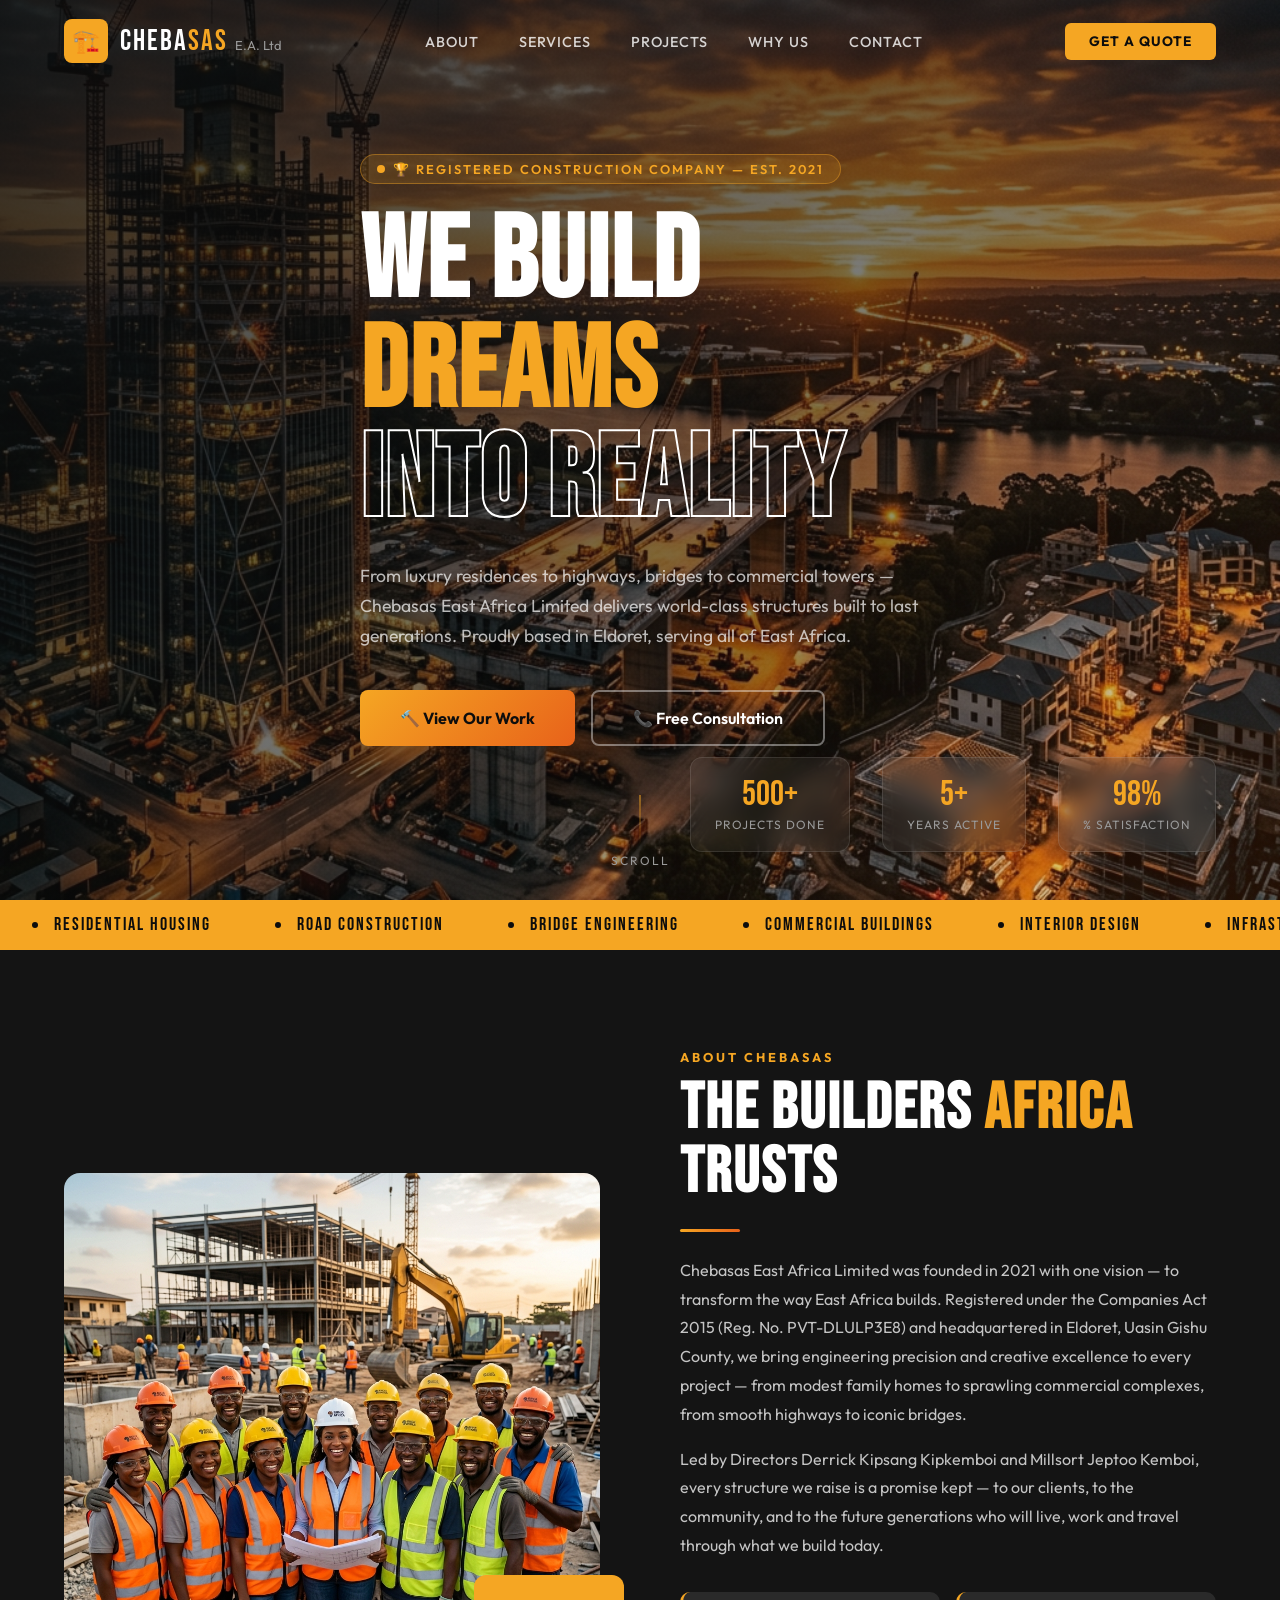
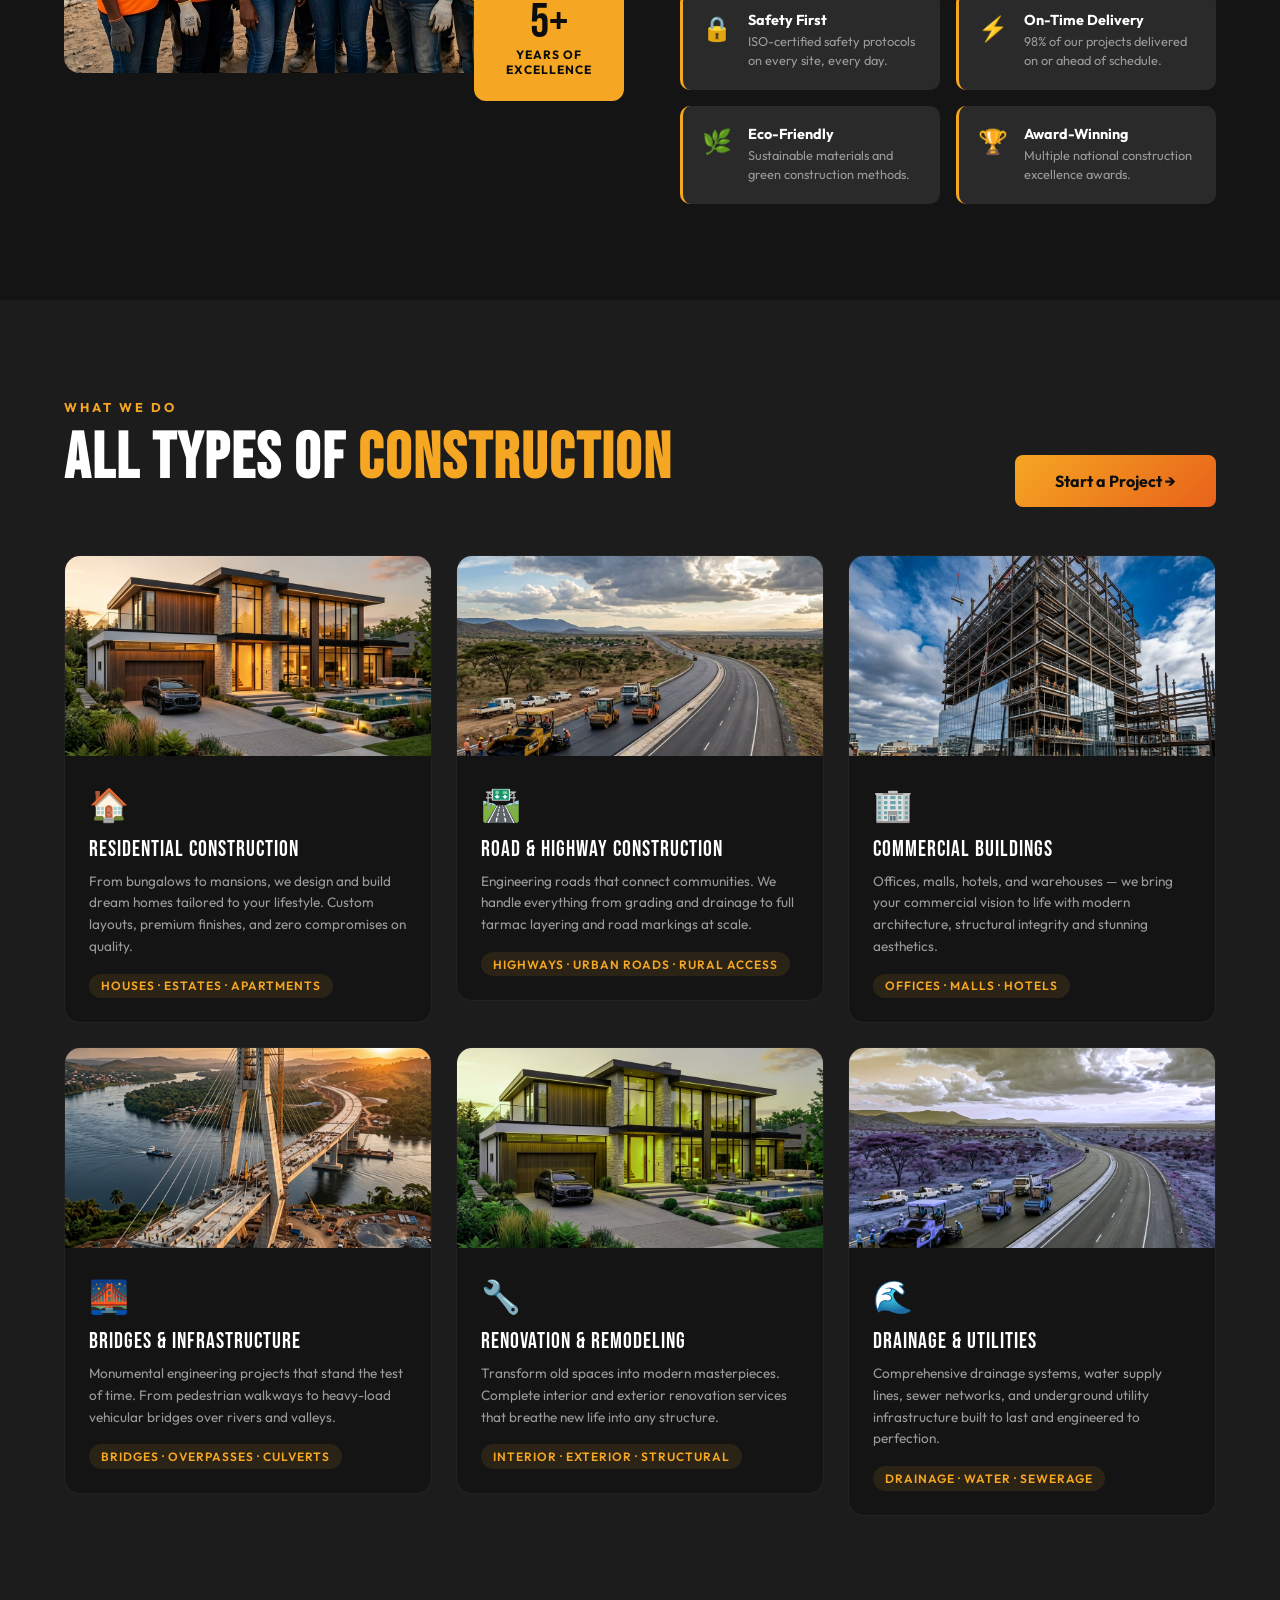
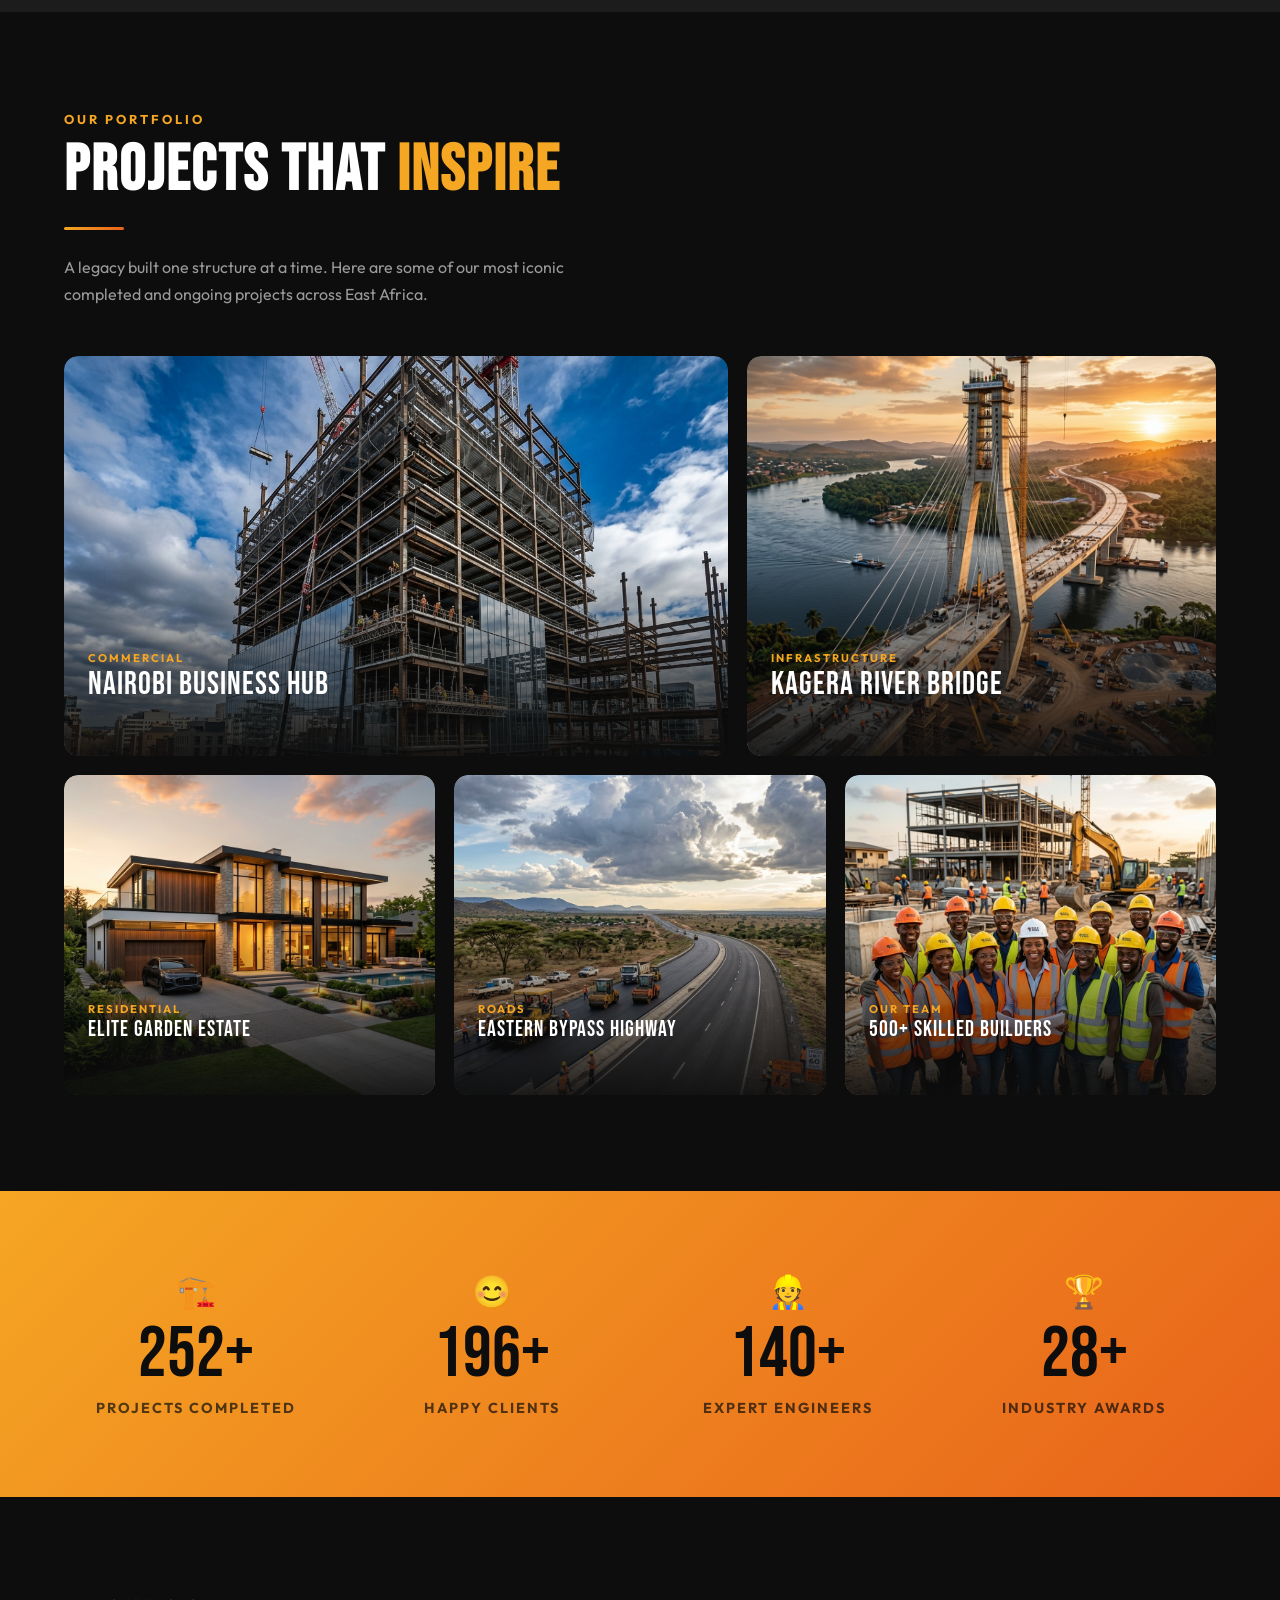
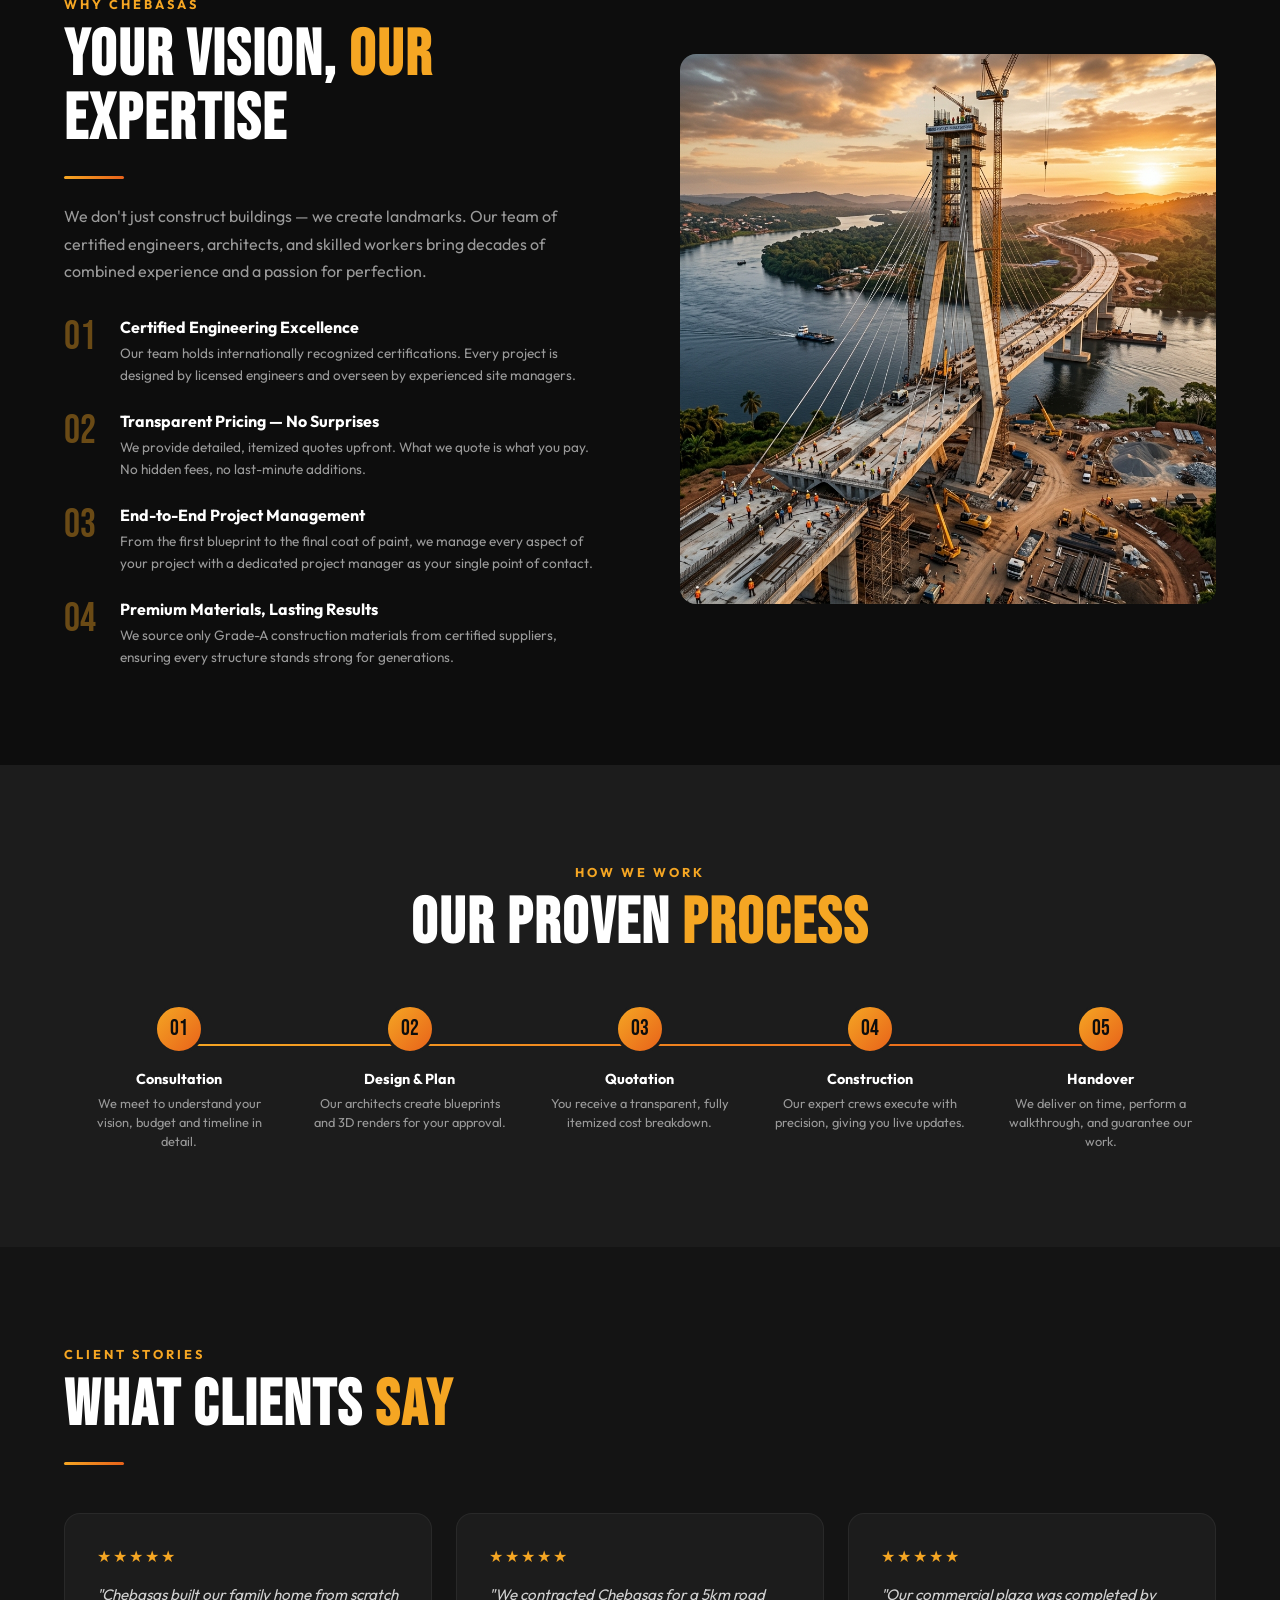
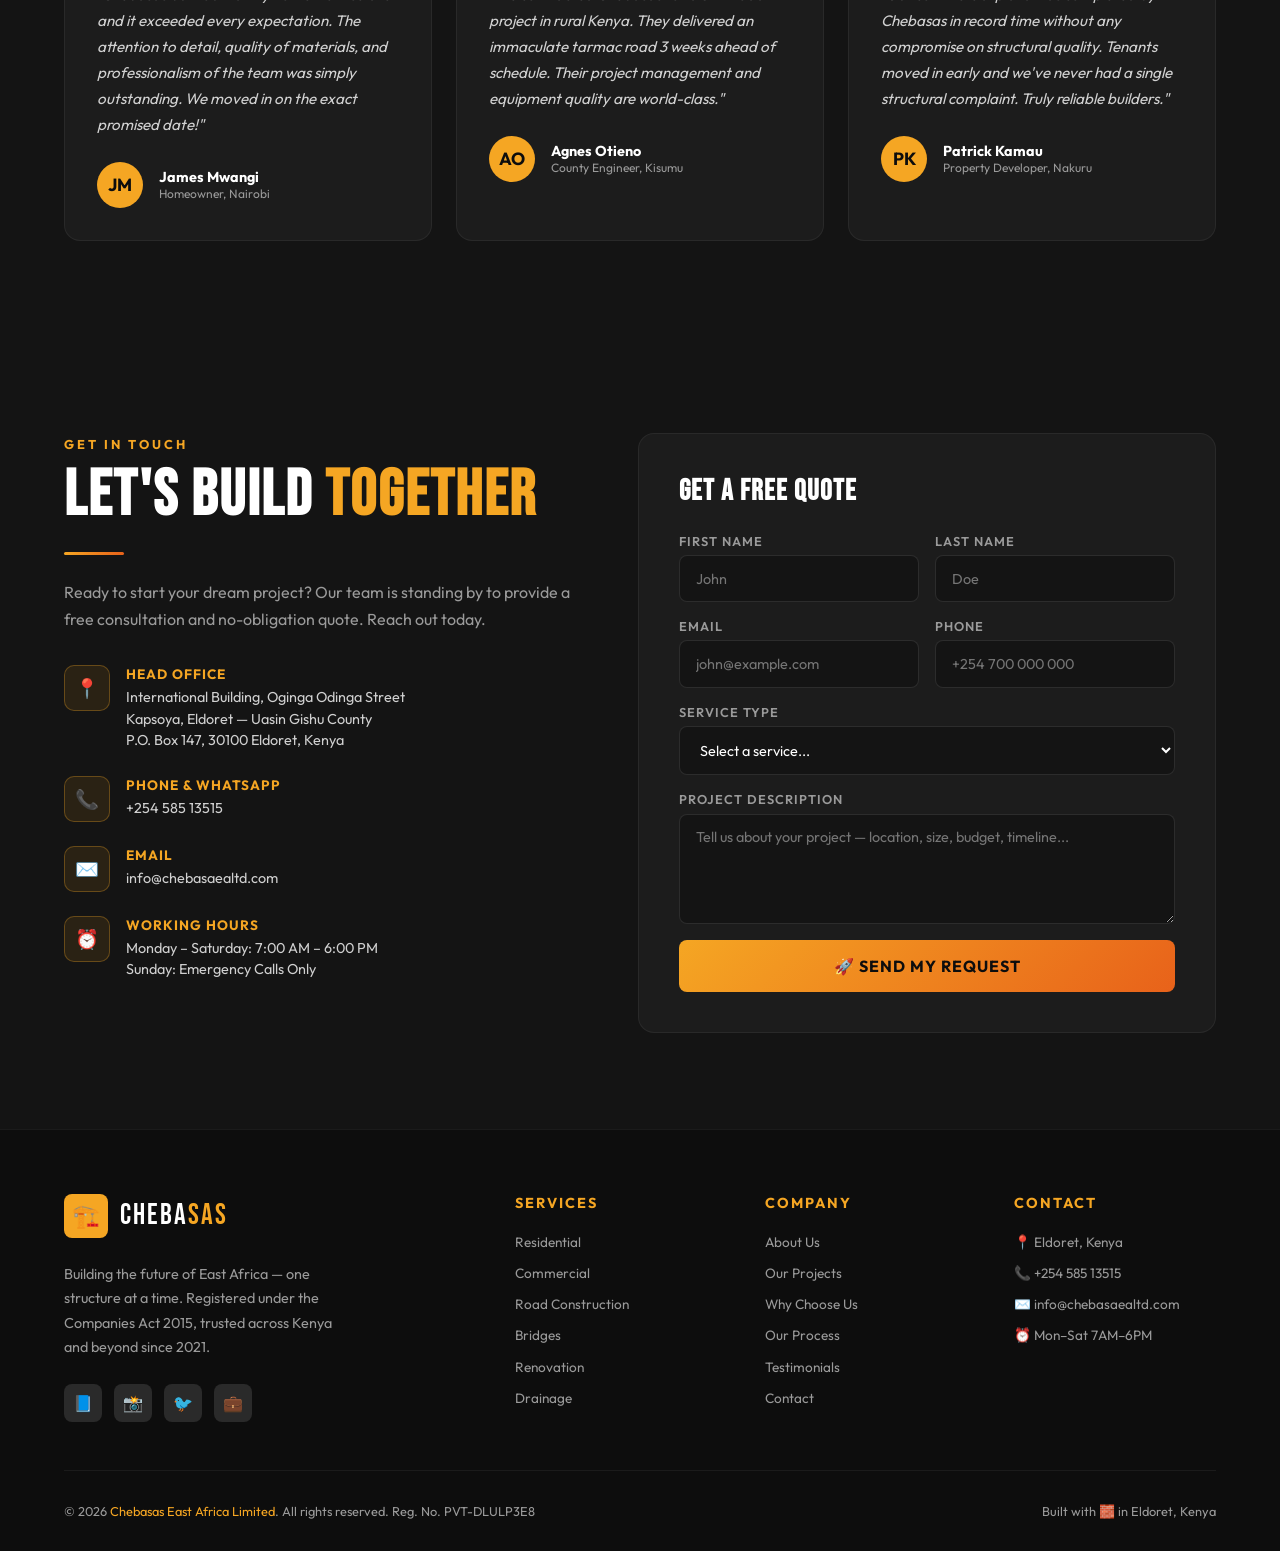
<file: index.html>
<!DOCTYPE html>
<html lang="en">
<head>
  <meta charset="UTF-8" />
  <meta name="viewport" content="width=device-width, initial-scale=1.0" />
  <title>Chebasas East Africa Limited | Building Tomorrow, Today</title>
  <meta name="description" content="Chebasas East Africa Limited — Kenya's trusted construction experts in residential, commercial, road, bridge and infrastructure projects. Based in Eldoret, serving all of East Africa." />
  <link rel="stylesheet" href="style.css" />
</head>
<body>

<!-- NAV -->
<nav id="navbar">
  <a href="#hero" class="nav-logo">
    <div class="nav-logo-icon">🏗️</div>
    <div class="nav-logo-text">CHEBA<span>SAS</span> <small style="font-size:0.45em;letter-spacing:0;color:var(--text-muted);font-family:'Outfit',sans-serif;font-weight:400">E.A. Ltd</small></div>
  </a>
  <ul class="nav-links">
    <li><a href="#about">About</a></li>
    <li><a href="#services">Services</a></li>
    <li><a href="#projects">Projects</a></li>
    <li><a href="#why">Why Us</a></li>
    <li><a href="#contact">Contact</a></li>
  </ul>
  <a href="#contact" class="nav-cta">Get a Quote</a>
  <div class="hamburger" id="hamburger" onclick="toggleMenu()">
    <span></span><span></span><span></span>
  </div>
</nav>

<!-- HERO -->
<section id="hero">
  <div class="hero-bg"></div>
  <div class="hero-content">
    <div class="hero-badge">🏆 Registered Construction Company — Est. 2021</div>
    <h1 class="hero-title">
      <span>WE BUILD</span>
      <span class="accent">DREAMS</span>
      <span class="stroke">INTO REALITY</span>
    </h1>
    <p class="hero-sub">From luxury residences to highways, bridges to commercial towers — Chebasas East Africa Limited delivers world-class structures built to last generations. Proudly based in Eldoret, serving all of East Africa.</p>
    <div class="hero-actions">
      <a href="#projects" class="btn-primary">🔨 View Our Work</a>
      <a href="#contact" class="btn-outline">📞 Free Consultation</a>
    </div>
  </div>
  <div class="hero-stats">
    <div class="hero-stat">
      <div class="hero-stat-num" data-target="500">0</div>
      <div class="hero-stat-label">Projects Done</div>
    </div>
    <div class="hero-stat">
      <div class="hero-stat-num" data-target="5">0</div>
      <div class="hero-stat-label">Years Active</div>
    </div>
    <div class="hero-stat">
      <div class="hero-stat-num" data-target="98">0</div>
      <div class="hero-stat-label">% Satisfaction</div>
    </div>
  </div>
  <div class="scroll-indicator">
    <div class="scroll-line"></div>
    <span>Scroll</span>
  </div>
</section>

<!-- TICKER -->
<div id="ticker">
  <div class="ticker-wrap" id="ticker-wrap">
    <span class="ticker-item"><span class="ticker-dot"></span> RESIDENTIAL HOUSING</span>
    <span class="ticker-item"><span class="ticker-dot"></span> ROAD CONSTRUCTION</span>
    <span class="ticker-item"><span class="ticker-dot"></span> BRIDGE ENGINEERING</span>
    <span class="ticker-item"><span class="ticker-dot"></span> COMMERCIAL BUILDINGS</span>
    <span class="ticker-item"><span class="ticker-dot"></span> INTERIOR DESIGN</span>
    <span class="ticker-item"><span class="ticker-dot"></span> INFRASTRUCTURE</span>
    <span class="ticker-item"><span class="ticker-dot"></span> RENOVATIONS</span>
    <span class="ticker-item"><span class="ticker-dot"></span> DRAINAGE SYSTEMS</span>
    <span class="ticker-item"><span class="ticker-dot"></span> RESIDENTIAL HOUSING</span>
    <span class="ticker-item"><span class="ticker-dot"></span> ROAD CONSTRUCTION</span>
    <span class="ticker-item"><span class="ticker-dot"></span> BRIDGE ENGINEERING</span>
    <span class="ticker-item"><span class="ticker-dot"></span> COMMERCIAL BUILDINGS</span>
    <span class="ticker-item"><span class="ticker-dot"></span> INTERIOR DESIGN</span>
    <span class="ticker-item"><span class="ticker-dot"></span> INFRASTRUCTURE</span>
    <span class="ticker-item"><span class="ticker-dot"></span> RENOVATIONS</span>
    <span class="ticker-item"><span class="ticker-dot"></span> DRAINAGE SYSTEMS</span>
  </div>
</div>

<!-- ABOUT -->
<section id="about">
  <div class="container">
    <div class="about-grid">
      <div class="about-img-wrap fade-left">
        <img src="images/team_photo.png" alt="Chebasas Construction Team" class="about-img-main" />
        <div class="about-img-badge">
          <div class="num">5+</div>
          <div class="lbl">Years of<br>Excellence</div>
        </div>
      </div>
      <div class="fade-right">
        <span class="section-tag">About Chebasas</span>
        <h2 class="section-title">THE BUILDERS <span>AFRICA</span> TRUSTS</h2>
        <div class="divider"></div>
        <p style="color: rgba(255,255,255,0.75); line-height:1.8; margin-bottom:1rem;">Chebasas East Africa Limited was founded in 2021 with one vision — to transform the way East Africa builds. Registered under the Companies Act 2015 (Reg. No. PVT-DLULP3E8) and headquartered in Eldoret, Uasin Gishu County, we bring engineering precision and creative excellence to every project — from modest family homes to sprawling commercial complexes, from smooth highways to iconic bridges.</p>
        <p style="color: rgba(255,255,255,0.75); line-height:1.8; margin-bottom:2rem;">Led by Directors Derrick Kipsang Kipkemboi and Millsort Jeptoo Kemboi, every structure we raise is a promise kept — to our clients, to the community, and to the future generations who will live, work and travel through what we build today.</p>
        <div class="about-features">
          <div class="about-feat">
            <div class="about-feat-icon">🔒</div>
            <div><h4>Safety First</h4><p>ISO-certified safety protocols on every site, every day.</p></div>
          </div>
          <div class="about-feat">
            <div class="about-feat-icon">⚡</div>
            <div><h4>On-Time Delivery</h4><p>98% of our projects delivered on or ahead of schedule.</p></div>
          </div>
          <div class="about-feat">
            <div class="about-feat-icon">🌿</div>
            <div><h4>Eco-Friendly</h4><p>Sustainable materials and green construction methods.</p></div>
          </div>
          <div class="about-feat">
            <div class="about-feat-icon">🏆</div>
            <div><h4>Award-Winning</h4><p>Multiple national construction excellence awards.</p></div>
          </div>
        </div>
      </div>
    </div>
  </div>
</section>

<!-- SERVICES -->
<section id="services">
  <div class="container">
    <div class="services-header">
      <div>
        <span class="section-tag">What We Do</span>
        <h2 class="section-title">ALL TYPES OF <span>CONSTRUCTION</span></h2>
      </div>
      <a href="#contact" class="btn-primary">Start a Project →</a>
    </div>
    <div class="services-grid">
      <a href="service.html?id=residential" class="service-link fade-up" aria-label="View Residential Construction">
        <div class="service-card">
          <div class="service-card-overlay"></div>
          <img src="images/project_residential.png" alt="Residential Construction" class="service-card-img" />
          <div class="service-card-body">
            <div class="service-card-icon">🏠</div>
            <div class="service-card-title">Residential Construction</div>
            <p class="service-card-desc">From bungalows to mansions, we design and build dream homes tailored to your lifestyle. Custom layouts, premium finishes, and zero compromises on quality.</p>
            <span class="service-card-tag">Houses · Estates · Apartments</span>
          </div>
        </div>
      </a>
      <a href="service.html?id=roads" class="service-link fade-up" style="transition-delay:0.1s" aria-label="View Road Construction">
        <div class="service-card">
          <div class="service-card-overlay"></div>
          <img src="images/project_roads.png" alt="Road Construction" class="service-card-img" />
          <div class="service-card-body">
            <div class="service-card-icon">🛣️</div>
            <div class="service-card-title">Road & Highway Construction</div>
            <p class="service-card-desc">Engineering roads that connect communities. We handle everything from grading and drainage to full tarmac layering and road markings at scale.</p>
            <span class="service-card-tag">Highways · Urban Roads · Rural Access</span>
          </div>
        </div>
      </a>
      <a href="service.html?id=commercial" class="service-link fade-up" style="transition-delay:0.2s" aria-label="View Commercial Buildings">
        <div class="service-card">
          <div class="service-card-overlay"></div>
          <img src="images/project_commercial.png" alt="Commercial Construction" class="service-card-img" />
          <div class="service-card-body">
            <div class="service-card-icon">🏢</div>
            <div class="service-card-title">Commercial Buildings</div>
            <p class="service-card-desc">Offices, malls, hotels, and warehouses — we bring your commercial vision to life with modern architecture, structural integrity and stunning aesthetics.</p>
            <span class="service-card-tag">Offices · Malls · Hotels</span>
          </div>
        </div>
      </a>
      <a href="service.html?id=bridges" class="service-link fade-up" style="transition-delay:0.3s" aria-label="View Bridges & Infrastructure">
        <div class="service-card">
          <div class="service-card-overlay"></div>
          <img src="images/project_bridge.png" alt="Bridge Construction" class="service-card-img" />
          <div class="service-card-body">
            <div class="service-card-icon">🌉</div>
            <div class="service-card-title">Bridges & Infrastructure</div>
            <p class="service-card-desc">Monumental engineering projects that stand the test of time. From pedestrian walkways to heavy-load vehicular bridges over rivers and valleys.</p>
            <span class="service-card-tag">Bridges · Overpasses · Culverts</span>
          </div>
        </div>
      </a>
      <a href="service.html?id=renovation" class="service-link fade-up" style="transition-delay:0.4s" aria-label="View Renovation & Remodeling">
        <div class="service-card">
          <div class="service-card-overlay"></div>
          <img src="images/project_residential.png" alt="Renovation" class="service-card-img" style="filter:hue-rotate(30deg)" />
          <div class="service-card-body">
            <div class="service-card-icon">🔧</div>
            <div class="service-card-title">Renovation & Remodeling</div>
            <p class="service-card-desc">Transform old spaces into modern masterpieces. Complete interior and exterior renovation services that breathe new life into any structure.</p>
            <span class="service-card-tag">Interior · Exterior · Structural</span>
          </div>
        </div>
      </a>
      <a href="service.html?id=drainage" class="service-link fade-up" style="transition-delay:0.5s" aria-label="View Drainage & Utilities">
        <div class="service-card">
          <div class="service-card-overlay"></div>
          <img src="images/project_roads.png" alt="Drainage and Utilities" class="service-card-img" style="filter:hue-rotate(200deg)" />
          <div class="service-card-body">
            <div class="service-card-icon">🌊</div>
            <div class="service-card-title">Drainage & Utilities</div>
            <p class="service-card-desc">Comprehensive drainage systems, water supply lines, sewer networks, and underground utility infrastructure built to last and engineered to perfection.</p>
            <span class="service-card-tag">Drainage · Water · Sewerage</span>
          </div>
        </div>
      </a>
    </div>
  </div>
</section>

<!-- PROJECTS -->
<section id="projects">
  <div class="container">
    <span class="section-tag">Our Portfolio</span>
    <h2 class="section-title">PROJECTS THAT <span>INSPIRE</span></h2>
    <div class="divider"></div>
    <p class="section-sub">A legacy built one structure at a time. Here are some of our most iconic completed and ongoing projects across East Africa.</p>
    <div class="projects-grid">
      <a href="project.html?id=nairobi-hub" class="proj-link proj-1 fade-up" aria-label="View Nairobi Business Hub">
        <div class="proj">
          <img src="images/project_commercial.png" alt="Nairobi Commercial Tower" />
          <div class="proj-overlay"></div>
          <div class="proj-info">
            <div class="proj-cat">Commercial</div>
            <div class="proj-name big">Nairobi Business Hub</div>
            <div class="proj-arrow">→</div>
          </div>
        </div>
      </a>
      <a href="project.html?id=kagera-bridge" class="proj-link proj-2 fade-up" style="transition-delay:0.15s" aria-label="View Kagera River Bridge">
        <div class="proj">
          <img src="images/project_bridge.png" alt="River Bridge" />
          <div class="proj-overlay"></div>
          <div class="proj-info">
            <div class="proj-cat">Infrastructure</div>
            <div class="proj-name big">Kagera River Bridge</div>
            <div class="proj-arrow">→</div>
          </div>
        </div>
      </a>
      <a href="project.html?id=elite-estate" class="proj-link proj-3 fade-up" style="transition-delay:0.2s" aria-label="View Elite Garden Estate">
        <div class="proj">
          <img src="images/project_residential.png" alt="Luxury Estate" />
          <div class="proj-overlay"></div>
          <div class="proj-info">
            <div class="proj-cat">Residential</div>
            <div class="proj-name">Elite Garden Estate</div>
            <div class="proj-arrow">→</div>
          </div>
        </div>
      </a>
      <a href="project.html?id=eastern-bypass" class="proj-link proj-4 fade-up" style="transition-delay:0.3s" aria-label="View Eastern Bypass Highway">
        <div class="proj">
          <img src="images/project_roads.png" alt="Highway Project" />
          <div class="proj-overlay"></div>
          <div class="proj-info">
            <div class="proj-cat">Roads</div>
            <div class="proj-name">Eastern Bypass Highway</div>
            <div class="proj-arrow">→</div>
          </div>
        </div>
      </a>
      <a href="project.html?id=skilled-builders" class="proj-link proj-5 fade-up" style="transition-delay:0.4s" aria-label="Meet Our Team">
        <div class="proj">
          <img src="images/team_photo.png" alt="Team in Action" />
          <div class="proj-overlay"></div>
          <div class="proj-info">
            <div class="proj-cat">Our Team</div>
            <div class="proj-name">500+ Skilled Builders</div>
            <div class="proj-arrow">→</div>
          </div>
        </div>
      </a>
    </div>
  </div>
</section>

<!-- STATS -->
<section id="stats">
  <div class="container">
    <div class="stats-grid">
      <div class="fade-up">
        <div class="stat-icon">🏗️</div>
        <div class="stat-num" data-target="500">0</div>
        <div class="stat-label">Projects Completed</div>
      </div>
      <div class="fade-up" style="transition-delay:0.1s">
        <div class="stat-icon">😊</div>
        <div class="stat-num" data-target="400">0</div>
        <div class="stat-label">Happy Clients</div>
      </div>
      <div class="fade-up" style="transition-delay:0.2s">
        <div class="stat-icon">👷</div>
        <div class="stat-num" data-target="250">0</div>
        <div class="stat-label">Expert Engineers</div>
      </div>
      <div class="fade-up" style="transition-delay:0.3s">
        <div class="stat-icon">🏆</div>
        <div class="stat-num" data-target="30">0</div>
        <div class="stat-label">Industry Awards</div>
      </div>
    </div>
  </div>
</section>

<!-- WHY US -->
<section id="why">
  <div class="container">
    <div class="why-grid">
      <div class="fade-left">
        <span class="section-tag">Why Chebasas</span>
        <h2 class="section-title">YOUR VISION, <span>OUR</span> EXPERTISE</h2>
        <div class="divider"></div>
        <p style="color:var(--text-muted);line-height:1.7;margin-bottom:1rem;">We don't just construct buildings — we create landmarks. Our team of certified engineers, architects, and skilled workers bring decades of combined experience and a passion for perfection.</p>
        <div class="why-points">
          <div class="why-point">
            <div class="why-point-num">01</div>
            <div>
              <h4>Certified Engineering Excellence</h4>
              <p>Our team holds internationally recognized certifications. Every project is designed by licensed engineers and overseen by experienced site managers.</p>
            </div>
          </div>
          <div class="why-point">
            <div class="why-point-num">02</div>
            <div>
              <h4>Transparent Pricing — No Surprises</h4>
              <p>We provide detailed, itemized quotes upfront. What we quote is what you pay. No hidden fees, no last-minute additions.</p>
            </div>
          </div>
          <div class="why-point">
            <div class="why-point-num">03</div>
            <div>
              <h4>End-to-End Project Management</h4>
              <p>From the first blueprint to the final coat of paint, we manage every aspect of your project with a dedicated project manager as your single point of contact.</p>
            </div>
          </div>
          <div class="why-point">
            <div class="why-point-num">04</div>
            <div>
              <h4>Premium Materials, Lasting Results</h4>
              <p>We source only Grade-A construction materials from certified suppliers, ensuring every structure stands strong for generations.</p>
            </div>
          </div>
        </div>
      </div>
      <div class="fade-right">
        <img src="images/project_bridge.png" alt="Why Chebasas" class="why-img" />
      </div>
    </div>
  </div>
</section>

<!-- PROCESS -->
<section id="process">
  <div class="container">
    <div style="text-align:center; margin-bottom:1rem;">
      <span class="section-tag">How We Work</span>
      <h2 class="section-title">OUR PROVEN <span>PROCESS</span></h2>
    </div>
    <div class="process-steps">
      <div class="process-step fade-up">
        <div class="step-circle">01</div>
        <div class="step-title">Consultation</div>
        <p class="step-desc">We meet to understand your vision, budget and timeline in detail.</p>
      </div>
      <div class="process-step fade-up" style="transition-delay:0.1s">
        <div class="step-circle">02</div>
        <div class="step-title">Design & Plan</div>
        <p class="step-desc">Our architects create blueprints and 3D renders for your approval.</p>
      </div>
      <div class="process-step fade-up" style="transition-delay:0.2s">
        <div class="step-circle">03</div>
        <div class="step-title">Quotation</div>
        <p class="step-desc">You receive a transparent, fully itemized cost breakdown.</p>
      </div>
      <div class="process-step fade-up" style="transition-delay:0.3s">
        <div class="step-circle">04</div>
        <div class="step-title">Construction</div>
        <p class="step-desc">Our expert crews execute with precision, giving you live updates.</p>
      </div>
      <div class="process-step fade-up" style="transition-delay:0.4s">
        <div class="step-circle">05</div>
        <div class="step-title">Handover</div>
        <p class="step-desc">We deliver on time, perform a walkthrough, and guarantee our work.</p>
      </div>
    </div>
  </div>
</section>

<!-- TESTIMONIALS -->
<section id="testimonials">
  <div class="container">
    <span class="section-tag">Client Stories</span>
    <h2 class="section-title">WHAT CLIENTS <span>SAY</span></h2>
    <div class="divider"></div>
    <div class="testimonials-grid">
      <div class="testi-card fade-up">
        <div class="stars">★★★★★</div>
        <p class="testi-text">"Chebasas built our family home from scratch and it exceeded every expectation. The attention to detail, quality of materials, and professionalism of the team was simply outstanding. We moved in on the exact promised date!"</p>
        <div class="testi-author">
          <div class="testi-avatar">JM</div>
          <div>
            <div class="testi-name">James Mwangi</div>
            <div class="testi-role">Homeowner, Nairobi</div>
          </div>
        </div>
      </div>
      <div class="testi-card fade-up" style="transition-delay:0.1s">
        <div class="stars">★★★★★</div>
        <p class="testi-text">"We contracted Chebasas for a 5km road project in rural Kenya. They delivered an immaculate tarmac road 3 weeks ahead of schedule. Their project management and equipment quality are world-class."</p>
        <div class="testi-author">
          <div class="testi-avatar">AO</div>
          <div>
            <div class="testi-name">Agnes Otieno</div>
            <div class="testi-role">County Engineer, Kisumu</div>
          </div>
        </div>
      </div>
      <div class="testi-card fade-up" style="transition-delay:0.2s">
        <div class="stars">★★★★★</div>
        <p class="testi-text">"Our commercial plaza was completed by Chebasas in record time without any compromise on structural quality. Tenants moved in early and we've never had a single structural complaint. Truly reliable builders."</p>
        <div class="testi-author">
          <div class="testi-avatar">PK</div>
          <div>
            <div class="testi-name">Patrick Kamau</div>
            <div class="testi-role">Property Developer, Nakuru</div>
          </div>
        </div>
      </div>
    </div>
  </div>
</section>

<!-- CONTACT -->
<section id="contact">
  <div class="container">
    <div class="contact-grid">
      <div class="fade-left">
        <span class="section-tag">Get In Touch</span>
        <h2 class="section-title">LET'S BUILD <span>TOGETHER</span></h2>
        <div class="divider"></div>
        <p style="color:var(--text-muted);line-height:1.7;margin-bottom:2rem;">Ready to start your dream project? Our team is standing by to provide a free consultation and no-obligation quote. Reach out today.</p>
        <div class="contact-info">
          <div class="contact-item">
            <div class="contact-icon">📍</div>
            <div>
              <h4>Head Office</h4>
              <p>International Building, Oginga Odinga Street<br>Kapsoya, Eldoret — Uasin Gishu County<br>P.O. Box 147, 30100 Eldoret, Kenya</p>
            </div>
          </div>
          <div class="contact-item">
            <div class="contact-icon">📞</div>
            <div>
              <h4>Phone & WhatsApp</h4>
              <p>+254 585 13515</p>
            </div>
          </div>
          <div class="contact-item">
            <div class="contact-icon">✉️</div>
            <div>
              <h4>Email</h4>
              <p>info@chebasaealtd.com</p>
            </div>
          </div>
          <div class="contact-item">
            <div class="contact-icon">⏰</div>
            <div>
              <h4>Working Hours</h4>
              <p>Monday – Saturday: 7:00 AM – 6:00 PM<br>Sunday: Emergency Calls Only</p>
            </div>
          </div>
        </div>
      </div>
      <div class="fade-right">
        <div class="contact-form">
          <h3>GET A FREE QUOTE</h3>
          <div class="form-row">
            <div class="form-group">
              <label for="fname">First Name</label>
              <input type="text" id="fname" placeholder="John" />
            </div>
            <div class="form-group">
              <label for="lname">Last Name</label>
              <input type="text" id="lname" placeholder="Doe" />
            </div>
          </div>
          <div class="form-row">
            <div class="form-group">
              <label for="email">Email</label>
              <input type="email" id="email" placeholder="john@example.com" />
            </div>
            <div class="form-group">
              <label for="phone">Phone</label>
              <input type="tel" id="phone" placeholder="+254 700 000 000" />
            </div>
          </div>
          <div class="form-group">
            <label for="service">Service Type</label>
            <select id="service">
              <option value="">Select a service...</option>
              <option>Residential Construction</option>
              <option>Commercial Building</option>
              <option>Road Construction</option>
              <option>Bridge / Infrastructure</option>
              <option>Renovation & Remodeling</option>
              <option>Drainage & Utilities</option>
              <option>Other</option>
            </select>
          </div>
          <div class="form-group">
            <label for="message">Project Description</label>
            <textarea id="message" placeholder="Tell us about your project — location, size, budget, timeline..."></textarea>
          </div>
          <button type="button" class="btn-submit" onclick="submitForm()">🚀 Send My Request</button>
        </div>
      </div>
    </div>
  </div>
</section>

<!-- FOOTER -->
<footer>
  <div class="container">
    <div class="footer-grid">
      <div class="footer-brand">
        <a href="#hero" class="nav-logo" style="margin-bottom:0.5rem;display:inline-flex">
          <div class="nav-logo-icon">🏗️</div>
          <div class="nav-logo-text">CHEBA<span>SAS</span></div>
        </a>
        <p>Building the future of East Africa — one structure at a time. Registered under the Companies Act 2015, trusted across Kenya and beyond since 2021.</p>
        <div class="footer-socials">
          <a href="#" class="social-btn">📘</a>
          <a href="#" class="social-btn">📸</a>
          <a href="#" class="social-btn">🐦</a>
          <a href="#" class="social-btn">💼</a>
        </div>
      </div>
      <div class="footer-col">
        <h4>Services</h4>
        <ul>
          <li><a href="#services">Residential</a></li>
          <li><a href="#services">Commercial</a></li>
          <li><a href="#services">Road Construction</a></li>
          <li><a href="#services">Bridges</a></li>
          <li><a href="#services">Renovation</a></li>
          <li><a href="#services">Drainage</a></li>
        </ul>
      </div>
      <div class="footer-col">
        <h4>Company</h4>
        <ul>
          <li><a href="#about">About Us</a></li>
          <li><a href="#projects">Our Projects</a></li>
          <li><a href="#why">Why Choose Us</a></li>
          <li><a href="#process">Our Process</a></li>
          <li><a href="#testimonials">Testimonials</a></li>
          <li><a href="#contact">Contact</a></li>
        </ul>
      </div>
      <div class="footer-col">
        <h4>Contact</h4>
        <ul>
          <li><a href="#">📍 Eldoret, Kenya</a></li>
          <li><a href="tel:+25458513515">📞 +254 585 13515</a></li>
          <li><a href="mailto:info@chebasaealtd.com">✉️ info@chebasaealtd.com</a></li>
          <li><a href="#">⏰ Mon–Sat 7AM–6PM</a></li>
        </ul>
      </div>
    </div>
    <div class="footer-bottom">
      <p>© 2026 <span>Chebasas East Africa Limited</span>. All rights reserved. Reg. No. PVT-DLULP3E8</p>
      <p>Built with 🧱 in Eldoret, Kenya</p>
    </div>
  </div>
</footer>
<script src="script.js"></script>
</body>
</html>
</file>
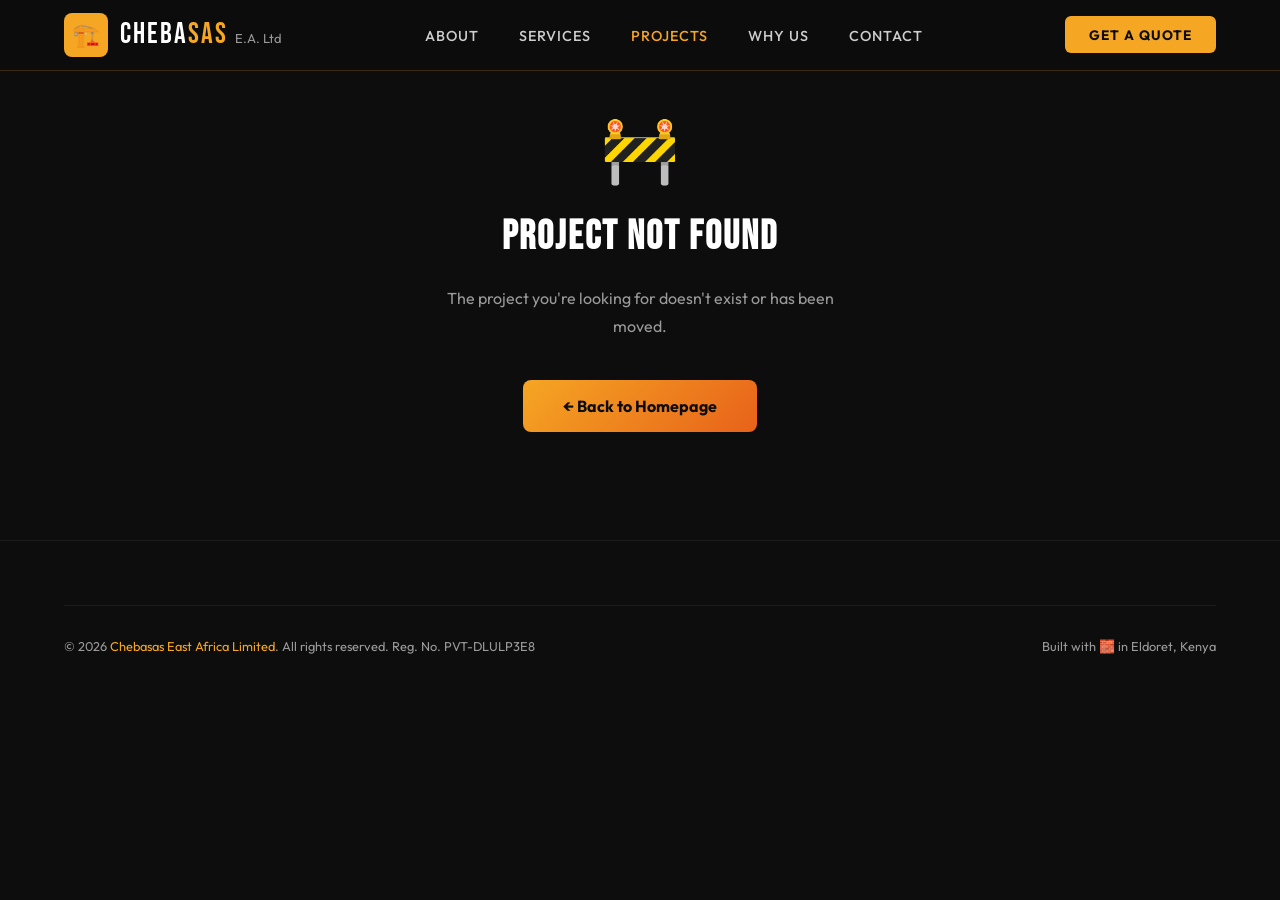
<file: project.html>
<!DOCTYPE html>
<html lang="en">
<head>
  <meta charset="UTF-8" />
  <meta name="viewport" content="width=device-width, initial-scale=1.0" />
  <title>Project | Chebasas East Africa Limited</title>
  <meta name="description" content="Chebasas East Africa Limited — project details." />
  <link rel="stylesheet" href="style.css" />
  <link rel="stylesheet" href="project.css" />
</head>
<body>

<!-- NAV -->
<nav id="navbar" class="scrolled">
  <a href="index.html" class="nav-logo">
    <div class="nav-logo-icon">🏗️</div>
    <div class="nav-logo-text">CHEBA<span>SAS</span> <small style="font-size:0.45em;letter-spacing:0;color:var(--text-muted);font-family:'Outfit',sans-serif;font-weight:400">E.A. Ltd</small></div>
  </a>
  <ul class="nav-links">
    <li><a href="index.html#about">About</a></li>
    <li><a href="index.html#services">Services</a></li>
    <li><a href="index.html#projects" class="active-link">Projects</a></li>
    <li><a href="index.html#why">Why Us</a></li>
    <li><a href="index.html#contact">Contact</a></li>
  </ul>
  <a href="index.html#contact" class="nav-cta">Get a Quote</a>
  <div class="hamburger" id="hamburger" onclick="toggleMenu()">
    <span></span><span></span><span></span>
  </div>
</nav>

<!-- PROJECT CONTENT (rendered by JS) -->
<div id="project-root">
  <div class="proj-loading">
    <div class="proj-spinner"></div>
    <p style="color:var(--text-muted);font-size:0.9rem;letter-spacing:1px;text-transform:uppercase;">Loading project...</p>
  </div>
</div>

<!-- FOOTER -->
<footer>
  <div class="container">
    <div class="footer-bottom">
      <p>© 2026 <span>Chebasas East Africa Limited</span>. All rights reserved. Reg. No. PVT-DLULP3E8</p>
      <p>Built with 🧱 in Eldoret, Kenya</p>
    </div>
  </div>
</footer>

<script src="project-data.js"></script>
</body>
</html>
</file>
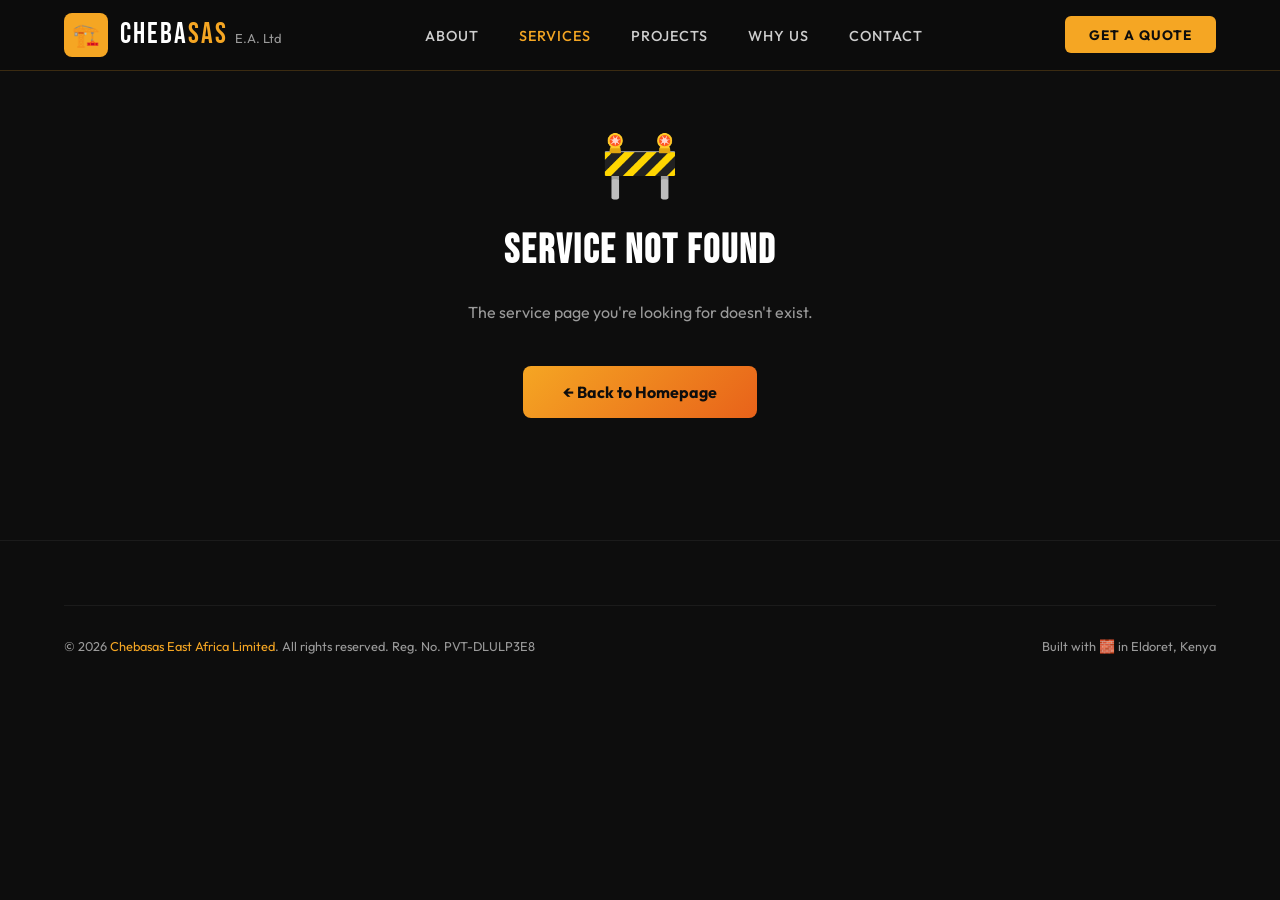
<file: service.html>
<!DOCTYPE html>
<html lang="en">
<head>
  <meta charset="UTF-8" />
  <meta name="viewport" content="width=device-width, initial-scale=1.0" />
  <title>Service | Chebasas East Africa Limited</title>
  <meta name="description" content="Chebasas East Africa Limited — service details." />
  <link rel="stylesheet" href="style.css" />
  <link rel="stylesheet" href="project.css" />
</head>
<body>

<!-- NAV -->
<nav id="navbar" class="scrolled">
  <a href="index.html" class="nav-logo">
    <div class="nav-logo-icon">🏗️</div>
    <div class="nav-logo-text">CHEBA<span>SAS</span> <small style="font-size:0.45em;letter-spacing:0;color:var(--text-muted);font-family:'Outfit',sans-serif;font-weight:400">E.A. Ltd</small></div>
  </a>
  <ul class="nav-links">
    <li><a href="index.html#about">About</a></li>
    <li><a href="index.html#services" class="active-link">Services</a></li>
    <li><a href="index.html#projects">Projects</a></li>
    <li><a href="index.html#why">Why Us</a></li>
    <li><a href="index.html#contact">Contact</a></li>
  </ul>
  <a href="index.html#contact" class="nav-cta">Get a Quote</a>
  <div class="hamburger" id="hamburger" onclick="toggleMenu()">
    <span></span><span></span><span></span>
  </div>
</nav>

<!-- SERVICE CONTENT (rendered by JS) -->
<div id="service-root">
  <div class="proj-loading">
    <div class="proj-spinner"></div>
    <p style="color:var(--text-muted);font-size:0.9rem;letter-spacing:1px;text-transform:uppercase;">Loading service...</p>
  </div>
</div>

<!-- FOOTER -->
<footer>
  <div class="container">
    <div class="footer-bottom">
      <p>© 2026 <span>Chebasas East Africa Limited</span>. All rights reserved. Reg. No. PVT-DLULP3E8</p>
      <p>Built with 🧱 in Eldoret, Kenya</p>
    </div>
  </div>
</footer>

<script src="service-data.js"></script>
</body>
</html>
</file>
<file: style.css>
@import url('https://fonts.googleapis.com/css2?family=Outfit:wght@300;400;500;600;700;800;900&family=Bebas+Neue&display=swap');

*, *::before, *::after { margin: 0; padding: 0; box-sizing: border-box; }

:root {
  --gold: #F5A623;
  --gold-dark: #C8820F;
  --orange: #E8621A;
  --dark: #0D0D0D;
  --dark2: #141414;
  --dark3: #1C1C1C;
  --gray: #2A2A2A;
  --light: #F0EDE8;
  --white: #FFFFFF;
  --text-muted: #9A9A9A;
}

html { scroll-behavior: smooth; }
body { font-family: 'Outfit', sans-serif; background: var(--dark); color: var(--white); overflow-x: hidden; }

/* Scrollbar */
::-webkit-scrollbar { width: 6px; }
::-webkit-scrollbar-track { background: var(--dark); }
::-webkit-scrollbar-thumb { background: var(--gold); border-radius: 3px; }

/* NAV */
nav {
  position: fixed; top: 0; width: 100%; z-index: 1000;
  padding: 1.2rem 4rem;
  display: flex; align-items: center; justify-content: space-between;
  transition: all 0.4s ease;
}
nav.scrolled { background: rgba(13,13,13,0.95); backdrop-filter: blur(20px); padding: 0.8rem 4rem; border-bottom: 1px solid rgba(245,166,35,0.2); }
.nav-logo { display: flex; align-items: center; gap: 0.75rem; text-decoration: none; }
.nav-logo-icon { width: 44px; height: 44px; background: var(--gold); border-radius: 8px; display: flex; align-items: center; justify-content: center; font-size: 1.4rem; }
.nav-logo-text { font-family: 'Bebas Neue', sans-serif; font-size: 1.8rem; letter-spacing: 2px; color: var(--white); }
.nav-logo-text span { color: var(--gold); }
.nav-links { display: flex; gap: 2.5rem; list-style: none; }
.nav-links a { text-decoration: none; color: rgba(255,255,255,0.8); font-size: 0.9rem; font-weight: 500; letter-spacing: 1px; text-transform: uppercase; transition: color 0.3s; }
.nav-links a:hover { color: var(--gold); }
.nav-cta { background: var(--gold); color: var(--dark); padding: 0.6rem 1.5rem; border-radius: 6px; font-weight: 700; text-decoration: none; font-size: 0.85rem; letter-spacing: 1px; text-transform: uppercase; transition: all 0.3s; }
.nav-cta:hover { background: var(--orange); color: var(--white); transform: translateY(-2px); }
.hamburger { display: none; flex-direction: column; gap: 5px; cursor: pointer; }
.hamburger span { width: 26px; height: 2px; background: var(--white); transition: all 0.3s; }

/* HERO */
#hero {
  position: relative; height: 100vh; min-height: 700px;
  display: flex; align-items: center;
  overflow: hidden;
}
.hero-bg {
  position: absolute; inset: 0;
  background: url('images/hero_bg.png') center/cover no-repeat;
}
.hero-bg::after {
  content: ''; position: absolute; inset: 0;
  background: linear-gradient(135deg, rgba(13,13,13,0.85) 0%, rgba(13,13,13,0.5) 60%, rgba(232,98,26,0.15) 100%);
}
.hero-content { position: relative; z-index: 2; max-width: 1300px; margin: 0 auto; padding: 0 4rem; }
.hero-badge { display: inline-flex; align-items: center; gap: 0.5rem; background: rgba(245,166,35,0.15); border: 1px solid rgba(245,166,35,0.4); padding: 0.4rem 1rem; border-radius: 50px; font-size: 0.8rem; font-weight: 600; letter-spacing: 2px; text-transform: uppercase; color: var(--gold); margin-bottom: 1.5rem; }
.hero-badge::before { content: ''; width: 8px; height: 8px; background: var(--gold); border-radius: 50%; animation: pulse 2s infinite; }
@keyframes pulse { 0%,100%{opacity:1;transform:scale(1)} 50%{opacity:0.5;transform:scale(1.3)} }
.hero-title { font-family: 'Bebas Neue', sans-serif; font-size: clamp(4rem, 9vw, 8rem); line-height: 0.95; letter-spacing: 2px; margin-bottom: 1.5rem; }
.hero-title .accent { color: var(--gold); display: block; }
.hero-title .stroke { -webkit-text-stroke: 2px var(--white); color: transparent; display: block; }
.hero-sub { font-size: 1.1rem; color: rgba(255,255,255,0.7); max-width: 560px; line-height: 1.7; margin-bottom: 2.5rem; }
.hero-actions { display: flex; gap: 1rem; flex-wrap: wrap; }
.btn-primary { background: linear-gradient(135deg, var(--gold), var(--orange)); color: var(--dark); padding: 1rem 2.5rem; border-radius: 8px; font-weight: 700; text-decoration: none; font-size: 1rem; transition: all 0.3s; display: inline-flex; align-items: center; gap: 0.5rem; }
.btn-primary:hover { transform: translateY(-3px); box-shadow: 0 20px 50px rgba(245,166,35,0.4); }
.btn-outline { border: 2px solid rgba(255,255,255,0.4); color: var(--white); padding: 1rem 2.5rem; border-radius: 8px; font-weight: 600; text-decoration: none; font-size: 1rem; transition: all 0.3s; display: inline-flex; align-items: center; gap: 0.5rem; }
.btn-outline:hover { border-color: var(--gold); color: var(--gold); transform: translateY(-3px); }
.hero-stats { position: absolute; bottom: 3rem; right: 4rem; z-index: 2; display: flex; gap: 2rem; }
.hero-stat { text-align: center; background: rgba(255,255,255,0.05); backdrop-filter: blur(10px); border: 1px solid rgba(255,255,255,0.1); border-radius: 12px; padding: 1.2rem 1.5rem; }
.hero-stat-num { font-family: 'Bebas Neue', sans-serif; font-size: 2.2rem; color: var(--gold); line-height: 1; }
.hero-stat-label { font-size: 0.75rem; color: var(--text-muted); text-transform: uppercase; letter-spacing: 1px; margin-top: 0.3rem; }
.scroll-indicator { position: absolute; bottom: 2rem; left: 50%; transform: translateX(-50%); z-index: 2; display: flex; flex-direction: column; align-items: center; gap: 0.5rem; color: var(--text-muted); font-size: 0.75rem; letter-spacing: 2px; text-transform: uppercase; }
.scroll-line { width: 1px; height: 50px; background: linear-gradient(to bottom, var(--gold), transparent); animation: scrollAnim 2s infinite; }
@keyframes scrollAnim { 0%{opacity:0;transform:scaleY(0);transform-origin:top} 50%{opacity:1} 100%{opacity:0;transform:scaleY(1)} }

/* SECTIONS */
section { padding: 6rem 0; }
.container { max-width: 1300px; margin: 0 auto; padding: 0 4rem; }
.section-tag { display: inline-block; color: var(--gold); font-size: 0.8rem; font-weight: 700; letter-spacing: 3px; text-transform: uppercase; margin-bottom: 0.75rem; }
.section-title { font-family: 'Bebas Neue', sans-serif; font-size: clamp(2.5rem, 5vw, 4rem); letter-spacing: 2px; line-height: 1; margin-bottom: 1rem; }
.section-title span { color: var(--gold); }
.section-sub { color: var(--text-muted); font-size: 1rem; line-height: 1.7; max-width: 550px; }
.divider { width: 60px; height: 3px; background: linear-gradient(to right, var(--gold), var(--orange)); border-radius: 2px; margin: 1.5rem 0; }

/* TICKER */
#ticker { background: var(--gold); padding: 0.9rem 0; overflow: hidden; }
.ticker-wrap { display: flex; animation: ticker 25s linear infinite; width: max-content; }
.ticker-item { display: flex; align-items: center; gap: 1rem; white-space: nowrap; padding: 0 2rem; font-family: 'Bebas Neue', sans-serif; font-size: 1.1rem; letter-spacing: 2px; color: var(--dark); }
.ticker-dot { width: 6px; height: 6px; background: var(--dark); border-radius: 50%; }
@keyframes ticker { from{transform:translateX(0)} to{transform:translateX(-50%)} }

/* ABOUT */
#about { background: var(--dark2); }
.about-grid { display: grid; grid-template-columns: 1fr 1fr; gap: 5rem; align-items: center; }
.about-img-wrap { position: relative; }
.about-img-main { width: 100%; height: 500px; object-fit: cover; border-radius: 16px; }
.about-img-badge { position: absolute; bottom: -1.5rem; right: -1.5rem; background: var(--gold); border-radius: 12px; padding: 1.5rem 2rem; text-align: center; }
.about-img-badge .num { font-family: 'Bebas Neue', sans-serif; font-size: 3rem; color: var(--dark); line-height: 1; }
.about-img-badge .lbl { font-size: 0.75rem; font-weight: 700; color: var(--dark); text-transform: uppercase; letter-spacing: 1px; }
.about-features { display: grid; grid-template-columns: 1fr 1fr; gap: 1rem; margin-top: 2rem; }
.about-feat { background: var(--gray); border-radius: 10px; padding: 1.2rem; display: flex; align-items: flex-start; gap: 1rem; border-left: 3px solid var(--gold); }
.about-feat-icon { font-size: 1.5rem; margin-top: 0.1rem; }
.about-feat h4 { font-size: 0.9rem; font-weight: 700; margin-bottom: 0.2rem; }
.about-feat p { font-size: 0.8rem; color: var(--text-muted); line-height: 1.5; }

/* SERVICES */
#services { background: var(--dark3); }
.services-header { display: flex; justify-content: space-between; align-items: flex-end; margin-bottom: 3rem; }
.services-grid { display: grid; grid-template-columns: repeat(3, 1fr); gap: 1.5rem; }
.service-card {
  background: var(--dark2); border-radius: 16px; overflow: hidden;
  border: 1px solid rgba(255,255,255,0.06);
  transition: all 0.4s ease; cursor: default; position: relative;
}
.service-card:hover { transform: translateY(-8px); border-color: var(--gold); box-shadow: 0 30px 60px rgba(0,0,0,0.4); }
.service-card-img { width: 100%; height: 200px; object-fit: cover; transition: transform 0.5s; }
.service-card:hover .service-card-img { transform: scale(1.05); }
.service-card-body { padding: 1.5rem; }
.service-card-icon { font-size: 2rem; margin-bottom: 0.75rem; }
.service-card-title { font-family: 'Bebas Neue', sans-serif; font-size: 1.4rem; letter-spacing: 1px; margin-bottom: 0.5rem; color: var(--white); }
.service-card-desc { font-size: 0.85rem; color: var(--text-muted); line-height: 1.6; }
.service-card-tag { display: inline-block; margin-top: 1rem; background: rgba(245,166,35,0.1); color: var(--gold); font-size: 0.75rem; font-weight: 600; padding: 0.3rem 0.75rem; border-radius: 50px; letter-spacing: 1px; text-transform: uppercase; }
.service-card-overlay { position: absolute; inset: 0; background: linear-gradient(to top, rgba(245,166,35,0.08), transparent); opacity: 0; transition: opacity 0.4s; border-radius: 16px; }
.service-card:hover .service-card-overlay { opacity: 1; }
.service-link { display: block; text-decoration: none; color: inherit; border-radius: 16px; transition: transform 0.4s ease; }
.service-link:hover { transform: translateY(-8px); }
.service-link:hover .service-card { border-color: var(--gold); box-shadow: 0 30px 60px rgba(0,0,0,0.4); }
.service-link:hover .service-card-img { transform: scale(1.05); }
.service-link:hover .service-card-overlay { opacity: 1; }
.service-link .service-card { transition: all 0.4s ease; }
.service-link .service-card:hover { transform: none; }

/* PROJECTS */
#projects { background: var(--dark); }
.projects-grid { display: grid; grid-template-columns: repeat(12, 1fr); gap: 1.2rem; margin-top: 3rem; }

/* Project links hold the grid span so the entire cell is clickable */
.proj-link { display: block; text-decoration: none; border-radius: 14px; overflow: hidden; position: relative; }
.proj-link:hover .proj { transform: none; }

.proj-link.proj-1 { grid-column: span 7; height: 400px; }
.proj-link.proj-2 { grid-column: span 5; height: 400px; }
.proj-link.proj-3 { grid-column: span 4; height: 320px; }
.proj-link.proj-4 { grid-column: span 4; height: 320px; }
.proj-link.proj-5 { grid-column: span 4; height: 320px; }

.proj { position: relative; width: 100%; height: 100%; border-radius: 14px; overflow: hidden; cursor: pointer; }
.proj img { width: 100%; height: 100%; object-fit: cover; transition: transform 0.5s; }
.proj-link:hover .proj img { transform: scale(1.08); }
.proj-overlay { position: absolute; inset: 0; background: linear-gradient(to top, rgba(13,13,13,0.9) 0%, transparent 50%); pointer-events: none; }
.proj-info { position: absolute; bottom: 0; left: 0; right: 0; padding: 1.5rem; transform: translateY(20px); transition: transform 0.3s; }
.proj-link:hover .proj-info { transform: translateY(0); }
.proj-cat { font-size: 0.7rem; font-weight: 700; color: var(--gold); letter-spacing: 2px; text-transform: uppercase; }
.proj-name { font-family: 'Bebas Neue', sans-serif; font-size: 1.4rem; letter-spacing: 1px; color: var(--white); }
.proj-name.big { font-size: 2rem; }
.proj-arrow { display: inline-flex; align-items: center; justify-content: center; width: 36px; height: 36px; background: var(--gold); border-radius: 50%; color: var(--dark); font-size: 1.1rem; font-weight: 700; margin-top: 0.75rem; opacity: 0; transform: translateX(-10px); transition: all 0.3s; }
.proj-link:hover .proj-arrow { opacity: 1; transform: translateX(0); }

/* STATS */
#stats { background: linear-gradient(135deg, var(--gold) 0%, var(--orange) 100%); padding: 5rem 0; }
.stats-grid { display: grid; grid-template-columns: repeat(4, 1fr); gap: 2rem; text-align: center; }
.stat-num { font-family: 'Bebas Neue', sans-serif; font-size: 4.5rem; color: var(--dark); line-height: 1; }
.stat-label { font-size: 0.9rem; font-weight: 700; color: rgba(13,13,13,0.7); text-transform: uppercase; letter-spacing: 2px; margin-top: 0.5rem; }
.stat-icon { font-size: 2rem; margin-bottom: 0.5rem; }

/* TESTIMONIALS */
#testimonials { background: var(--dark2); }
.testimonials-grid { display: grid; grid-template-columns: repeat(3, 1fr); gap: 1.5rem; margin-top: 3rem; }
.testi-card { background: var(--dark3); border-radius: 16px; padding: 2rem; border: 1px solid rgba(255,255,255,0.06); transition: all 0.3s; }
.testi-card:hover { border-color: rgba(245,166,35,0.3); transform: translateY(-4px); }
.stars { color: var(--gold); font-size: 1rem; letter-spacing: 2px; margin-bottom: 1rem; }
.testi-text { font-size: 0.95rem; color: rgba(255,255,255,0.8); line-height: 1.7; font-style: italic; margin-bottom: 1.5rem; }
.testi-author { display: flex; align-items: center; gap: 1rem; }
.testi-avatar { width: 46px; height: 46px; border-radius: 50%; background: var(--gold); display: flex; align-items: center; justify-content: center; font-weight: 700; color: var(--dark); font-size: 1.1rem; }
.testi-name { font-weight: 700; font-size: 0.9rem; }
.testi-role { font-size: 0.75rem; color: var(--text-muted); }

/* WHY US */
#why { background: var(--dark); }
.why-grid { display: grid; grid-template-columns: 1fr 1fr; gap: 5rem; align-items: center; }
.why-img { width: 100%; height: 550px; object-fit: cover; border-radius: 16px; }
.why-points { display: flex; flex-direction: column; gap: 1.5rem; margin-top: 2rem; }
.why-point { display: flex; gap: 1.5rem; align-items: flex-start; }
.why-point-num { font-family: 'Bebas Neue', sans-serif; font-size: 2.5rem; color: var(--gold); opacity: 0.4; line-height: 1; min-width: 2rem; }
.why-point h4 { font-size: 1rem; font-weight: 700; margin-bottom: 0.4rem; }
.why-point p { font-size: 0.85rem; color: var(--text-muted); line-height: 1.6; }

/* PROCESS */
#process { background: var(--dark3); }
.process-steps { display: grid; grid-template-columns: repeat(5, 1fr); gap: 0; margin-top: 3rem; position: relative; }
.process-steps::before { content: ''; position: absolute; top: 2.5rem; left: 10%; right: 10%; height: 2px; background: linear-gradient(to right, var(--gold), var(--orange)); z-index: 0; }
.process-step { text-align: center; position: relative; z-index: 1; padding: 0 1rem; }
.step-circle { width: 50px; height: 50px; border-radius: 50%; background: linear-gradient(135deg, var(--gold), var(--orange)); display: flex; align-items: center; justify-content: center; margin: 0 auto 1rem; font-family: 'Bebas Neue', sans-serif; font-size: 1.4rem; color: var(--dark); border: 3px solid var(--dark3); }
.step-title { font-weight: 700; font-size: 0.9rem; margin-bottom: 0.4rem; }
.step-desc { font-size: 0.8rem; color: var(--text-muted); line-height: 1.5; }

/* CONTACT */
#contact { background: var(--dark2); }
.contact-grid { display: grid; grid-template-columns: 1fr 1fr; gap: 4rem; }
.contact-info { display: flex; flex-direction: column; gap: 1.5rem; margin-top: 2rem; }
.contact-item { display: flex; gap: 1rem; align-items: flex-start; }
.contact-icon { width: 46px; height: 46px; background: rgba(245,166,35,0.1); border: 1px solid rgba(245,166,35,0.3); border-radius: 10px; display: flex; align-items: center; justify-content: center; font-size: 1.2rem; flex-shrink: 0; }
.contact-item h4 { font-size: 0.85rem; font-weight: 700; color: var(--gold); margin-bottom: 0.25rem; text-transform: uppercase; letter-spacing: 1px; }
.contact-item p { font-size: 0.9rem; color: rgba(255,255,255,0.8); line-height: 1.5; }
.contact-form { background: var(--dark3); border-radius: 16px; padding: 2.5rem; border: 1px solid rgba(255,255,255,0.06); }
.contact-form h3 { font-family: 'Bebas Neue', sans-serif; font-size: 1.8rem; letter-spacing: 1px; margin-bottom: 1.5rem; }
.form-row { display: grid; grid-template-columns: 1fr 1fr; gap: 1rem; }
.form-group { display: flex; flex-direction: column; gap: 0.4rem; margin-bottom: 1rem; }
.form-group label { font-size: 0.8rem; font-weight: 600; color: var(--text-muted); text-transform: uppercase; letter-spacing: 1px; }
.form-group input, .form-group select, .form-group textarea { background: var(--dark2); border: 1px solid rgba(255,255,255,0.1); border-radius: 8px; padding: 0.85rem 1rem; color: var(--white); font-family: 'Outfit', sans-serif; font-size: 0.9rem; transition: border-color 0.3s; outline: none; }
.form-group input:focus, .form-group select:focus, .form-group textarea:focus { border-color: var(--gold); }
.form-group select option { background: var(--dark3); }
.form-group textarea { resize: vertical; min-height: 110px; }
.btn-submit { width: 100%; background: linear-gradient(135deg, var(--gold), var(--orange)); color: var(--dark); padding: 1rem; border: none; border-radius: 8px; font-family: 'Outfit', sans-serif; font-size: 1rem; font-weight: 700; cursor: pointer; transition: all 0.3s; letter-spacing: 1px; text-transform: uppercase; }
.btn-submit:hover { transform: translateY(-2px); box-shadow: 0 15px 40px rgba(245,166,35,0.35); }

/* FOOTER */
footer { background: var(--dark); border-top: 1px solid rgba(255,255,255,0.06); padding: 4rem 0 2rem; }
.footer-grid { display: grid; grid-template-columns: 2fr 1fr 1fr 1fr; gap: 3rem; margin-bottom: 3rem; }
.footer-brand p { font-size: 0.9rem; color: var(--text-muted); line-height: 1.7; margin-top: 1rem; max-width: 280px; }
.footer-socials { display: flex; gap: 0.75rem; margin-top: 1.5rem; }
.social-btn { width: 38px; height: 38px; border-radius: 8px; background: var(--gray); display: flex; align-items: center; justify-content: center; text-decoration: none; font-size: 1rem; transition: all 0.3s; }
.social-btn:hover { background: var(--gold); transform: translateY(-3px); }
.footer-col h4 { font-weight: 700; font-size: 0.9rem; text-transform: uppercase; letter-spacing: 2px; color: var(--gold); margin-bottom: 1.2rem; }
.footer-col ul { list-style: none; display: flex; flex-direction: column; gap: 0.7rem; }
.footer-col ul a { text-decoration: none; color: var(--text-muted); font-size: 0.85rem; transition: color 0.3s; }
.footer-col ul a:hover { color: var(--white); }
.footer-bottom { border-top: 1px solid rgba(255,255,255,0.06); padding-top: 2rem; display: flex; justify-content: space-between; align-items: center; }
.footer-bottom p { font-size: 0.8rem; color: var(--text-muted); }
.footer-bottom span { color: var(--gold); }

/* ANIMATIONS */
.fade-up { opacity: 0; transform: translateY(40px); transition: all 0.7s ease; }
.fade-up.visible { opacity: 1; transform: translateY(0); }
.fade-left { opacity: 0; transform: translateX(-40px); transition: all 0.7s ease; }
.fade-left.visible { opacity: 1; transform: translateX(0); }
.fade-right { opacity: 0; transform: translateX(40px); transition: all 0.7s ease; }
.fade-right.visible { opacity: 1; transform: translateX(0); }

/* MOBILE */
@media (max-width: 900px) {
  nav { padding: 1rem 1.5rem; }
  nav.scrolled { padding: 0.7rem 1.5rem; }
  .nav-links, .nav-cta { display: none; }
  .hamburger { display: flex; }
  .hero-content { padding: 0 1.5rem; }
  .hero-stats { display: none; }
  .container { padding: 0 1.5rem; }
  .about-grid, .why-grid, .contact-grid { grid-template-columns: 1fr; gap: 2.5rem; }
  .about-img-badge { display: none; }
  .services-grid { grid-template-columns: 1fr; }
  .projects-grid { grid-template-columns: 1fr; }
  .proj-link.proj-1,.proj-link.proj-2,.proj-link.proj-3,.proj-link.proj-4,.proj-link.proj-5 { grid-column: span 1; height: 260px; }
  .stats-grid { grid-template-columns: repeat(2, 1fr); }
  .testimonials-grid { grid-template-columns: 1fr; }
  .process-steps { grid-template-columns: 1fr 1fr; gap: 1.5rem; }
  .process-steps::before { display: none; }
  .footer-grid { grid-template-columns: 1fr 1fr; gap: 2rem; }
  .services-header { flex-direction: column; align-items: flex-start; gap: 1rem; }
  .form-row { grid-template-columns: 1fr; }
}
</file>
<file: project.css>
/* ============================================
   PROJECT DETAIL PAGE — PREMIUM STYLES
   ============================================ */

/* HERO BANNER */
.proj-hero {
  position: relative;
  height: 75vh;
  min-height: 520px;
  display: flex;
  align-items: flex-end;
  overflow: hidden;
}
.proj-hero-img {
  position: absolute; inset: 0;
  background-size: cover;
  background-position: center;
  transition: transform 8s ease;
}
.proj-hero:hover .proj-hero-img { transform: scale(1.04); }
.proj-hero-overlay {
  position: absolute; inset: 0;
  background: linear-gradient(180deg,
    rgba(13,13,13,0.3) 0%,
    rgba(13,13,13,0.6) 40%,
    rgba(13,13,13,0.95) 100%);
}
.proj-hero-content {
  position: relative; z-index: 2;
  max-width: 1300px; width: 100%;
  margin: 0 auto; padding: 0 4rem 4rem;
}
.back-btn {
  display: inline-flex; align-items: center; gap: 0.5rem;
  color: var(--gold); text-decoration: none;
  font-size: 0.85rem; font-weight: 600;
  letter-spacing: 1px; text-transform: uppercase;
  margin-bottom: 1.5rem;
  padding: 0.5rem 1rem;
  background: rgba(245,166,35,0.1);
  border: 1px solid rgba(245,166,35,0.25);
  border-radius: 50px;
  transition: all 0.3s;
}
.back-btn:hover { background: rgba(245,166,35,0.2); transform: translateX(-4px); }
.proj-cat-badge {
  display: inline-block;
  background: var(--gold); color: var(--dark);
  font-size: 0.75rem; font-weight: 800;
  letter-spacing: 2px; text-transform: uppercase;
  padding: 0.4rem 1.2rem; border-radius: 50px;
  margin-bottom: 1rem;
}
.proj-hero-title {
  font-family: 'Bebas Neue', sans-serif;
  font-size: clamp(3rem, 7vw, 5.5rem);
  letter-spacing: 3px; line-height: 1;
  margin-bottom: 1rem;
  background: linear-gradient(135deg, var(--white) 60%, var(--gold));
  -webkit-background-clip: text; -webkit-text-fill-color: transparent;
  background-clip: text;
}
.proj-hero-sub {
  font-size: 1.1rem; color: rgba(255,255,255,0.7);
  max-width: 700px; line-height: 1.7;
  margin-bottom: 2rem;
}

/* HERO META STRIP */
.proj-hero-meta {
  display: flex; gap: 2rem; flex-wrap: wrap;
}
.proj-meta-item {
  display: flex; align-items: center; gap: 0.75rem;
  background: rgba(255,255,255,0.06);
  backdrop-filter: blur(12px);
  border: 1px solid rgba(255,255,255,0.1);
  border-radius: 12px;
  padding: 0.8rem 1.2rem;
  transition: all 0.3s;
}
.proj-meta-item:hover { border-color: rgba(245,166,35,0.4); transform: translateY(-2px); }
.meta-icon { font-size: 1.4rem; }
.meta-label { display: block; font-size: 0.65rem; color: var(--text-muted); text-transform: uppercase; letter-spacing: 1px; font-weight: 600; }
.meta-val { display: block; font-size: 0.95rem; font-weight: 700; color: var(--white); }

/* MAIN CONTENT */
.proj-main { padding: 4rem 0 2rem; }
.proj-section { margin-bottom: 5rem; }
.proj-section-label {
  display: inline-block;
  color: var(--gold); font-size: 0.75rem; font-weight: 700;
  letter-spacing: 3px; text-transform: uppercase;
  margin-bottom: 0.75rem;
  padding: 0.3rem 0.8rem;
  background: rgba(245,166,35,0.08);
  border-radius: 4px;
}
.proj-section-title {
  font-family: 'Bebas Neue', sans-serif;
  font-size: clamp(2rem, 4vw, 3rem);
  letter-spacing: 2px; line-height: 1;
  margin-bottom: 0.75rem;
}

/* OVERVIEW */
.proj-overview-grid {
  display: grid;
  grid-template-columns: 1.6fr 1fr;
  gap: 3rem; align-items: start;
  margin-top: 2rem;
}
.proj-para {
  color: rgba(255,255,255,0.75);
  line-height: 1.85; font-size: 1rem;
  margin-bottom: 1.2rem;
}
.proj-highlights-card {
  background: var(--dark3);
  border: 1px solid rgba(255,255,255,0.06);
  border-radius: 16px;
  padding: 2rem;
  position: sticky; top: 100px;
}
.highlights-title {
  font-family: 'Bebas Neue', sans-serif;
  font-size: 1.4rem; letter-spacing: 1px;
  color: var(--gold); margin-bottom: 1.2rem;
}
.highlights-list { list-style: none; }
.highlight-item {
  display: flex; align-items: flex-start; gap: 0.75rem;
  padding: 0.6rem 0;
  border-bottom: 1px solid rgba(255,255,255,0.04);
  font-size: 0.9rem; color: rgba(255,255,255,0.8);
  line-height: 1.5;
}
.highlight-item:last-child { border-bottom: none; }
.hi-dot {
  width: 8px; height: 8px; min-width: 8px;
  background: var(--gold); border-radius: 50%;
  margin-top: 0.45rem;
}
.proj-status {
  display: inline-flex; align-items: center; gap: 0.5rem;
  margin-top: 1.2rem; padding: 0.5rem 1rem;
  border-radius: 50px; font-size: 0.8rem; font-weight: 700;
  letter-spacing: 1px; text-transform: uppercase;
}
.status-done { background: rgba(34,197,94,0.15); color: #22c55e; border: 1px solid rgba(34,197,94,0.3); }
.status-ongoing { background: rgba(245,166,35,0.15); color: var(--gold); border: 1px solid rgba(245,166,35,0.3); }

/* STATS STRIP */
.proj-stats-strip {
  display: grid;
  grid-template-columns: repeat(4, 1fr);
  gap: 1.5rem;
  margin-bottom: 5rem;
  background: linear-gradient(135deg, rgba(245,166,35,0.08), rgba(232,98,26,0.05));
  border: 1px solid rgba(245,166,35,0.15);
  border-radius: 16px;
  padding: 2.5rem 2rem;
}
.proj-stat-item { text-align: center; }
.proj-stat-num {
  font-family: 'Bebas Neue', sans-serif;
  font-size: 3rem; color: var(--gold); line-height: 1;
}
.proj-stat-label {
  font-size: 0.8rem; color: var(--text-muted);
  text-transform: uppercase; letter-spacing: 1px;
  margin-top: 0.4rem; font-weight: 600;
}

/* GALLERY */
.proj-gallery {
  display: grid;
  grid-template-columns: 1fr 200px;
  gap: 1rem; margin-top: 2rem;
}
.gallery-main { position: relative; border-radius: 16px; overflow: hidden; }
.gallery-main-img {
  width: 100%; height: 420px;
  object-fit: cover; border-radius: 16px;
  transition: transform 0.5s;
}
.gallery-main:hover .gallery-main-img { transform: scale(1.03); }
.gallery-main-caption {
  position: absolute; bottom: 0; left: 0; right: 0;
  padding: 1.2rem 1.5rem;
  background: linear-gradient(to top, rgba(13,13,13,0.9), transparent);
  font-size: 0.85rem; color: rgba(255,255,255,0.8);
  font-weight: 600;
}
.gallery-side {
  display: flex; flex-direction: column; gap: 0.75rem;
}
.gallery-thumb {
  position: relative; border-radius: 10px; overflow: hidden;
  cursor: pointer; flex: 1;
  border: 2px solid transparent;
  transition: all 0.3s;
}
.gallery-thumb.active { border-color: var(--gold); }
.gallery-thumb:hover { border-color: rgba(245,166,35,0.5); }
.gallery-thumb img {
  width: 100%; height: 100%;
  object-fit: cover;
}
.gallery-thumb-overlay {
  position: absolute; inset: 0;
  background: rgba(13,13,13,0.5);
  display: flex; align-items: center; justify-content: center;
  opacity: 0; transition: opacity 0.3s;
}
.gallery-thumb-overlay span {
  font-size: 0.75rem; font-weight: 700;
  color: var(--white); text-transform: uppercase;
  letter-spacing: 1px;
}
.gallery-thumb:hover .gallery-thumb-overlay { opacity: 1; }

/* CHALLENGES & SOLUTIONS */
.cs-grid {
  display: grid;
  grid-template-columns: repeat(auto-fit, minmax(340px, 1fr));
  gap: 1.5rem; margin-top: 2rem;
}
.cs-card {
  background: var(--dark3);
  border: 1px solid rgba(255,255,255,0.06);
  border-radius: 16px;
  padding: 2rem;
  transition: all 0.3s;
  display: flex; flex-direction: column; gap: 1rem;
}
.cs-card:hover { border-color: rgba(245,166,35,0.3); transform: translateY(-4px); box-shadow: 0 20px 50px rgba(0,0,0,0.3); }
.cs-icon { font-size: 2rem; }
.cs-label {
  display: block; font-size: 0.65rem; font-weight: 700;
  letter-spacing: 2px; text-transform: uppercase;
  margin-bottom: 0.4rem;
}
.cs-challenge .cs-label { color: #ef4444; }
.cs-challenge { font-size: 0.9rem; color: rgba(255,255,255,0.85); line-height: 1.6; }
.cs-arrow {
  font-size: 1.5rem; color: var(--gold);
  text-align: center; font-weight: 700;
}
.cs-solution .cs-label { color: #22c55e; }
.cs-solution { font-size: 0.9rem; color: rgba(255,255,255,0.7); line-height: 1.6; }

/* TEAM */
.team-strip {
  display: grid;
  grid-template-columns: repeat(auto-fit, minmax(180px, 1fr));
  gap: 1.5rem; margin-top: 2rem;
}
.team-member {
  text-align: center; padding: 2rem 1rem;
  background: var(--dark3);
  border: 1px solid rgba(255,255,255,0.06);
  border-radius: 16px;
  transition: all 0.3s;
}
.team-member:hover { border-color: rgba(245,166,35,0.3); transform: translateY(-4px); }
.team-avatar {
  width: 64px; height: 64px;
  border-radius: 50%;
  background: linear-gradient(135deg, var(--gold), var(--orange));
  display: flex; align-items: center; justify-content: center;
  margin: 0 auto 1rem;
  font-family: 'Bebas Neue', sans-serif;
  font-size: 1.4rem; color: var(--dark);
  font-weight: 700;
}
.team-name { font-weight: 700; font-size: 0.95rem; margin-bottom: 0.25rem; }
.team-role { font-size: 0.8rem; color: var(--gold); text-transform: uppercase; letter-spacing: 1px; }

/* CTA */
.proj-cta { margin-bottom: 3rem; }
.proj-cta-inner {
  background: linear-gradient(135deg, rgba(245,166,35,0.1), rgba(232,98,26,0.05));
  border: 1px solid rgba(245,166,35,0.2);
  border-radius: 20px;
  padding: 4rem;
  text-align: center;
}
.proj-cta-title {
  font-family: 'Bebas Neue', sans-serif;
  font-size: clamp(2rem, 4vw, 3.5rem);
  letter-spacing: 2px; line-height: 1;
  margin: 0.75rem 0 1rem;
}
.proj-cta-title span { color: var(--gold); }
.proj-cta-sub {
  font-size: 1rem; color: var(--text-muted);
  max-width: 550px; margin: 0 auto 2rem;
  line-height: 1.7;
}
.proj-cta-btns { display: flex; gap: 1rem; justify-content: center; flex-wrap: wrap; }

/* LOADING */
.proj-loading {
  display: flex; flex-direction: column;
  align-items: center; justify-content: center;
  min-height: 60vh; gap: 1.5rem;
}
.proj-spinner {
  width: 48px; height: 48px;
  border: 3px solid rgba(245,166,35,0.2);
  border-top-color: var(--gold);
  border-radius: 50%;
  animation: spin 0.8s linear infinite;
}
@keyframes spin { to { transform: rotate(360deg); } }

/* ACTIVE LINK STYLE */
.active-link { color: var(--gold) !important; }

/* RESPONSIVE */
@media (max-width: 900px) {
  .proj-hero { height: 60vh; min-height: 420px; }
  .proj-hero-content { padding: 0 1.5rem 2.5rem; }
  .proj-hero-meta { gap: 0.75rem; }
  .proj-meta-item { padding: 0.6rem 0.8rem; }
  .proj-overview-grid { grid-template-columns: 1fr; }
  .proj-highlights-card { position: static; }
  .proj-stats-strip { grid-template-columns: repeat(2, 1fr); }
  .proj-gallery { grid-template-columns: 1fr; }
  .gallery-side { flex-direction: row; }
  .gallery-main-img { height: 280px; }
  .cs-grid { grid-template-columns: 1fr; }
  .team-strip { grid-template-columns: repeat(2, 1fr); }
  .proj-cta-inner { padding: 2.5rem 1.5rem; }
}
/* SERVICE SPECIFIC */
.process-steps {
  display: grid;
  grid-template-columns: repeat(auto-fit, minmax(220px, 1fr));
  gap: 2rem;
}
.process-step {
  position: relative;
  padding: 1.5rem;
  background: var(--dark3);
  border: 1px solid rgba(255,255,255,0.06);
  border-radius: 16px;
  text-align: center;
  transition: all 0.3s ease;
}
.process-step:hover {
  border-color: rgba(245,166,35,0.3);
  transform: translateY(-5px);
}
.step-circle {
  width: 40px;
  height: 40px;
  background: var(--gold);
  color: var(--dark);
  border-radius: 50%;
  display: flex;
  align-items: center;
  justify-content: center;
  font-weight: 800;
  font-size: 0.9rem;
  margin: 0 auto 1rem;
}
.step-title {
  font-family: 'Bebas Neue', sans-serif;
  font-size: 1.2rem;
  letter-spacing: 1px;
  color: var(--white);
  margin-bottom: 0.5rem;
}
.step-desc {
  font-size: 0.85rem;
  color: rgba(255,255,255,0.65);
  line-height: 1.6;
}

@media (max-width: 900px) {
  /* ... existing media queries ... */
  .process-steps { grid-template-columns: 1fr; }
}
</file>
